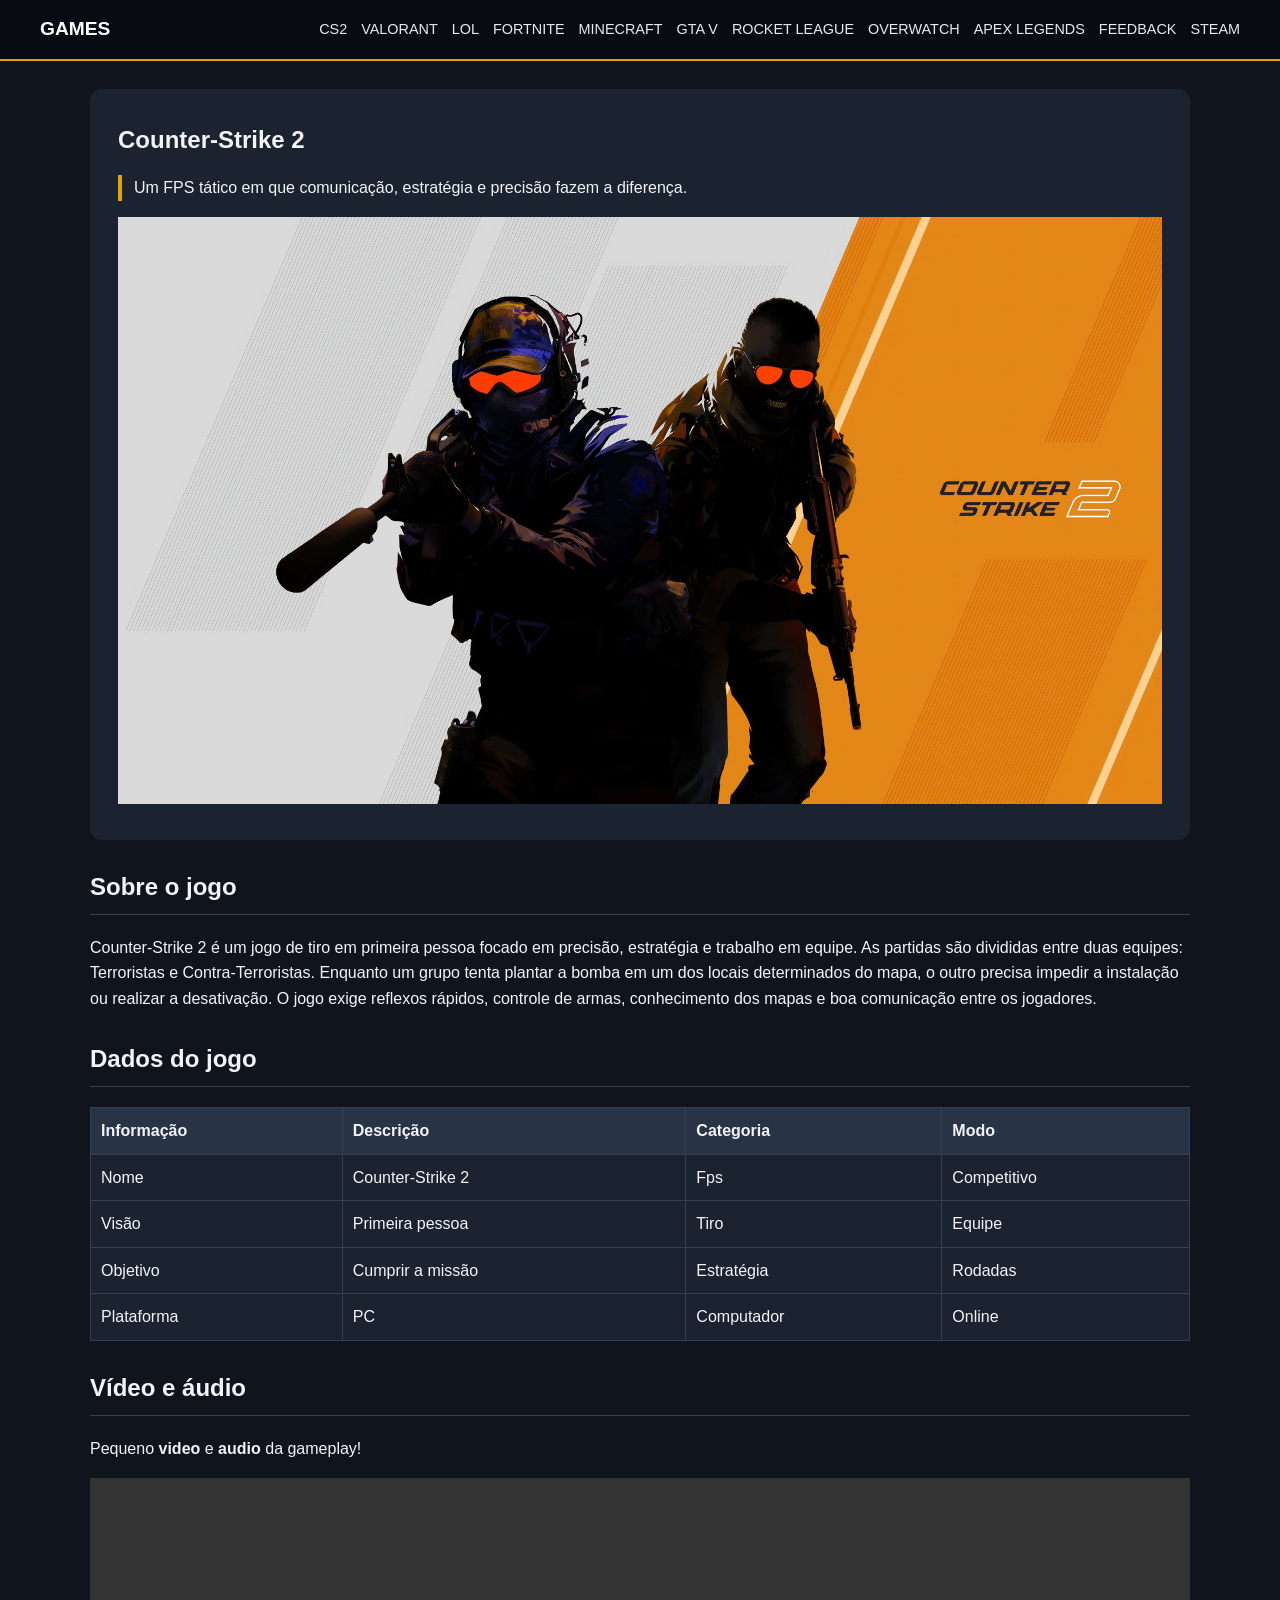
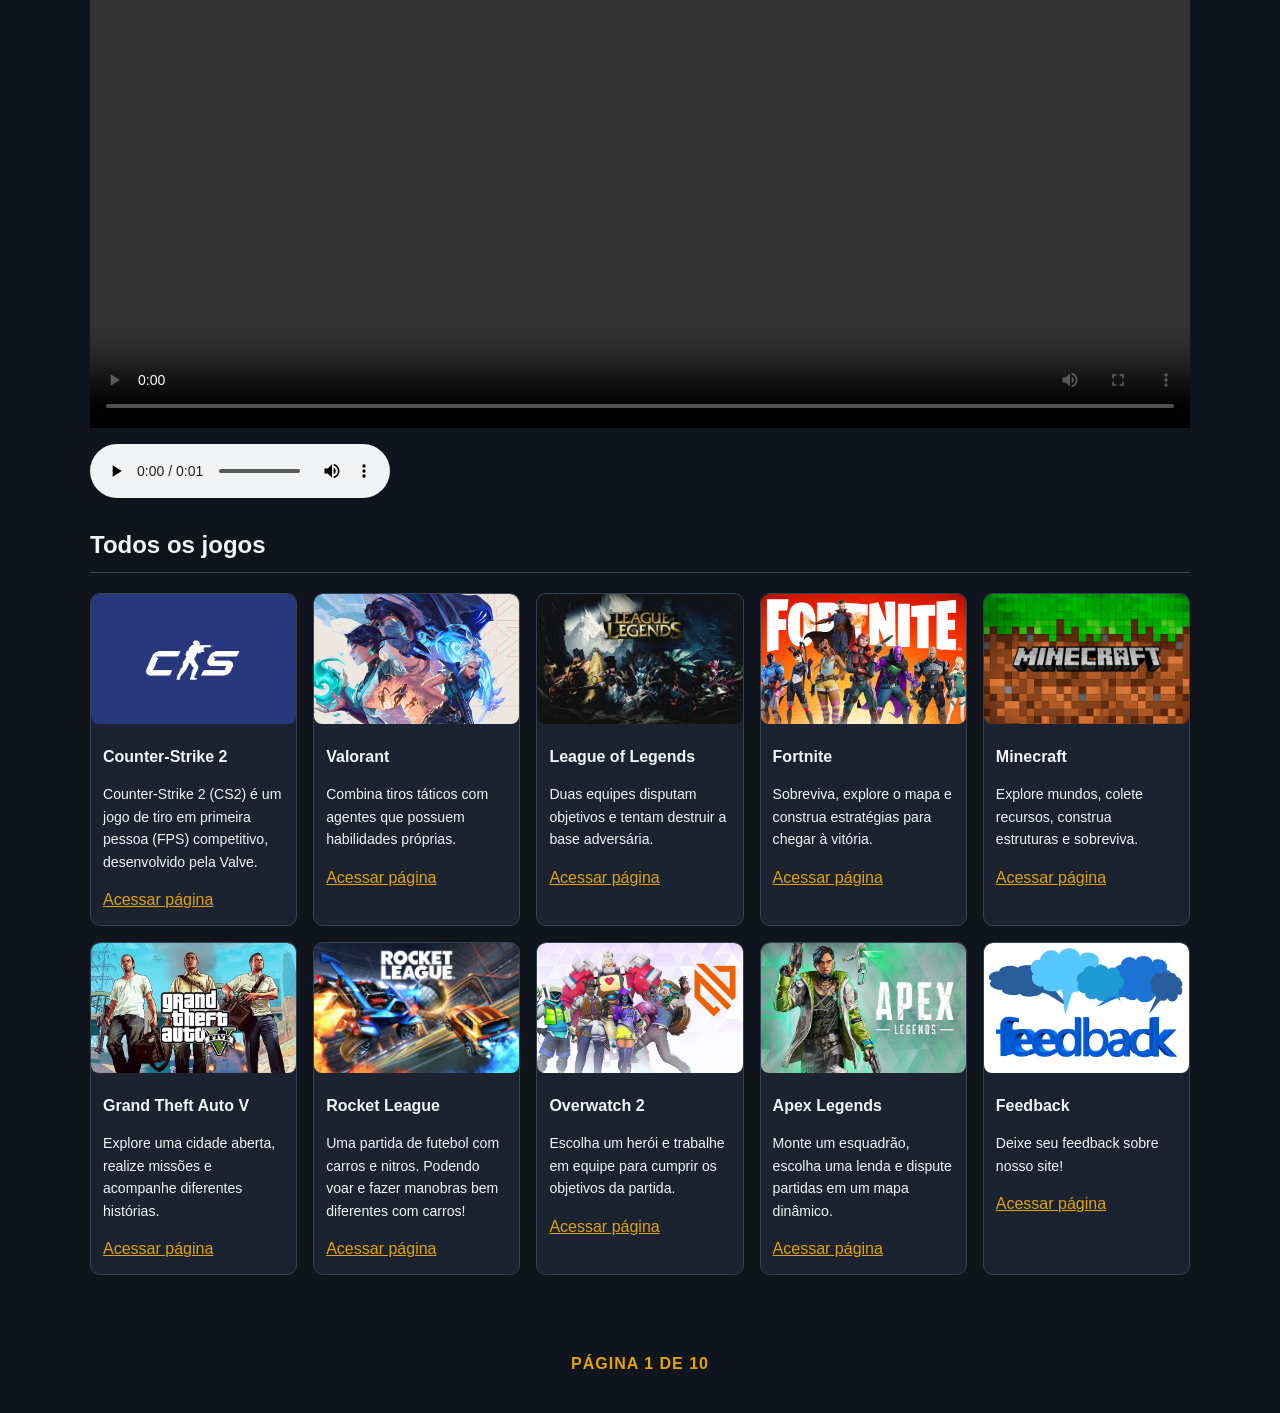
<file: index.html>
<!DOCTYPE html>
<html lang="pt-BR">
<head>
  <meta charset="UTF-8">
  <meta name="viewport" content="width=device-width, initial-scale=1.0">
  <title>Games | Cs2</title>
  <link rel="stylesheet" href="css/style.css">
  <link rel="icon" href="img/controle.png">
  <style>
    .destaque { border-left: 4px solid #e2a400; padding-left: 12px; }
  </style>
</head>
<body>
<header class="site-header">
  <nav class="navbar" aria-label="Menu principal">
    <a class="brand" href="index.html">GAMES</a>
    <div class="nav-links">
      <a href="index.html">CS2</a>
      <a href="valorant.html">VALORANT</a>
      <a href="lol.html">LOL</a>
      <a href="fortnite.html">FORTNITE</a>
      <a href="minecraft.html">MINECRAFT</a>
      <a href="gta-v.html">GTA V</a>
      <a href="rocket-league.html">ROCKET LEAGUE</a>
      <a href="overwatch-2.html">OVERWATCH</a>
      <a href="apex-legends.html">APEX LEGENDS</a>
      <a href="feedback.html">FEEDBACK</a>
      <a href="https://store.steampowered.com/" target="_blank" rel="noopener noreferrer">STEAM</a>
    </div>
  </nav>
</header>
<main class="container">
  <section class="hero">
    <h1>Counter-Strike 2</h1>
    <p class="destaque">Um FPS tático em que comunicação, estratégia e precisão fazem a diferença.</p>
    <img src="img/cs2.jpeg" alt="Imagem ilustrativa de Counter-Strike 2" class="cs-img">
  </section>
  <section class="section">
    <h2>Sobre o jogo</h2>
    <p>Counter-Strike 2 é um jogo de tiro em primeira pessoa focado em precisão, estratégia e trabalho em equipe. As partidas são divididas entre duas equipes: Terroristas e Contra-Terroristas. Enquanto um grupo tenta plantar a bomba em um dos locais determinados do mapa, o outro precisa impedir a instalação ou realizar a desativação. O jogo exige reflexos rápidos, controle de armas, conhecimento dos mapas e boa comunicação entre os jogadores.</p>
  </section>
  <section class="section">
    <h2>Dados do jogo</h2>
    <div class="table-wrap">
      <table class="tabela-cs2">
        <thead>
          <tr>
            <th>Informação</th>
            <th>Descrição</th>
            <th>Categoria</th>
            <th>Modo</th>
          </tr>
          </thead>
        <tbody>
          <tr>
            <td>Nome</td>
            <td>Counter-Strike 2</td>
            <td>Fps</td>
            <td>Competitivo</td>
          </tr>
          <tr>
            <td>Visão</td>
            <td>Primeira pessoa</td>
            <td>Tiro</td>
            <td>Equipe</td>
          </tr>
          <tr><td>Objetivo</td>
            <td>Cumprir a missão</td>
            <td>Estratégia</td>
            <td>Rodadas</td>
          </tr>
          <tr><td>Plataforma</td>
            <td>PC</td>
            <td>Computador</td>
            <td>Online</td>
          </tr>
        </tbody>
      </table>
    </div>
  </section>
  <section class="section">
    <h2>Vídeo e áudio</h2>
    <p>Pequeno <strong>video</strong> e <strong>audio</strong> da gameplay!</p>
    <video controls width="100%">
    <source src="video/scalt.mp4" type="video/mp4">
    </video>
    <p></p>
    <audio controls>
    <source src="audio/audioC4.mp3" type="audio/mpeg">
    </audio>
  </section>
  <section class="section">
    <h2>Todos os jogos</h2>
  <div class="card-grid">
      <article class="card">
      <img src="img/capa-cs2.jpeg" alt="Imagem de Counter-Strike 2" class="card-img">
    <div class="card-body">
      <h3>Counter-Strike 2</h3>
      <p>Counter-Strike 2 (CS2) é um jogo de tiro em primeira pessoa (FPS) competitivo, desenvolvido pela Valve.</p>
      <a href="index.html">Acessar página</a>
    </div>
    </article>
    <article class="card">
        <img src="img/valorantcapa.png" alt="Imagem de VALORANT" class="card-img">
        <div class="card-body">
          <h3>Valorant</h3>
          <p>Combina tiros táticos com agentes que possuem habilidades próprias.</p>
          <a href="valorant.html">Acessar página</a>
        </div>
    </article>
    <article class="card">
        <img src="img/lol-capa.jpg" alt="Imagem de League of Legends" class="card-img">
        <div class="card-body">
          <h3>League of Legends</h3>
          <p>Duas equipes disputam objetivos e tentam destruir a base adversária.</p>
          <a href="lol.html">Acessar página</a>
        </div>
    </article>
    <article class="card">
        <img src="img/fortnite.jpg" alt="Imagem de Fortnite" class="card-img">
        <div class="card-body">
          <h3>Fortnite</h3>
          <p>Sobreviva, explore o mapa e construa estratégias para chegar à vitória.</p>
          <a href="fortnite.html">Acessar página</a>
        </div>
    </article>
    <article class="card">
        <img src="img/minecraftcapa.jpg" alt="Imagem de Minecraft" class="card-img">
        <div class="card-body">
          <h3>Minecraft</h3>
          <p>Explore mundos, colete recursos, construa estruturas e sobreviva.</p>
          <a href="minecraft.html">Acessar página</a>
        </div>
    </article>
    <article class="card">
        <img src="img/gtacapa.jpg" alt="Imagem de Grand Theft Auto V" class="card-img">
        <div class="card-body">
          <h3>Grand Theft Auto V</h3>
          <p>Explore uma cidade aberta, realize missões e acompanhe diferentes histórias.</p>
          <a href="gta-v.html">Acessar página</a>
        </div>
    </article>
    <article class="card">
        <img src="img/rocketcapa.jpg" alt="Imagem de Rocket League" class="card-img">
        <div class="card-body">
          <h3>Rocket League</h3>
          <p>Uma partida de futebol com carros e nitros. Podendo voar e fazer manobras bem diferentes com carros!</p>
          <a href="rocket-league.html">Acessar página</a>
        </div>
    </article>
    <article class="card">
        <img src="img/Overwatch-2.jpg" alt="Imagem de Overwatch 2" class="card-img">
        <div class="card-body">
          <h3>Overwatch 2</h3>
          <p>Escolha um herói e trabalhe em equipe para cumprir os objetivos da partida.</p>
          <a href="overwatch-2.html">Acessar página</a>
        </div>
    </article>
    <article class="card">
        <img src="img/apexcapa.jpg" alt="Imagem de Apex Legends" class="card-img">
        <div class="card-body">
          <h3>Apex Legends</h3>
          <p>Monte um esquadrão, escolha uma lenda e dispute partidas em um mapa dinâmico.</p>
          <a href="apex-legends.html">Acessar página</a>
        </div>
    </article>
    <article class="card">
      <img src="img/capafeedback.jpg" alt="Imagem Feedback" class="card-img">
      <div class="card-body">
        <h3>Feedback</h3>
        <p>Deixe seu feedback sobre nosso site! </p>
        <a href="feedback.html">Acessar página</a>
      </div>
    </article>
  </div>
</section>
</main>
<footer class="site-footer"><p>PÁGINA 1 DE 10</p></footer>
<script src="js/script.js"></script>
</body>
</html>
</file>
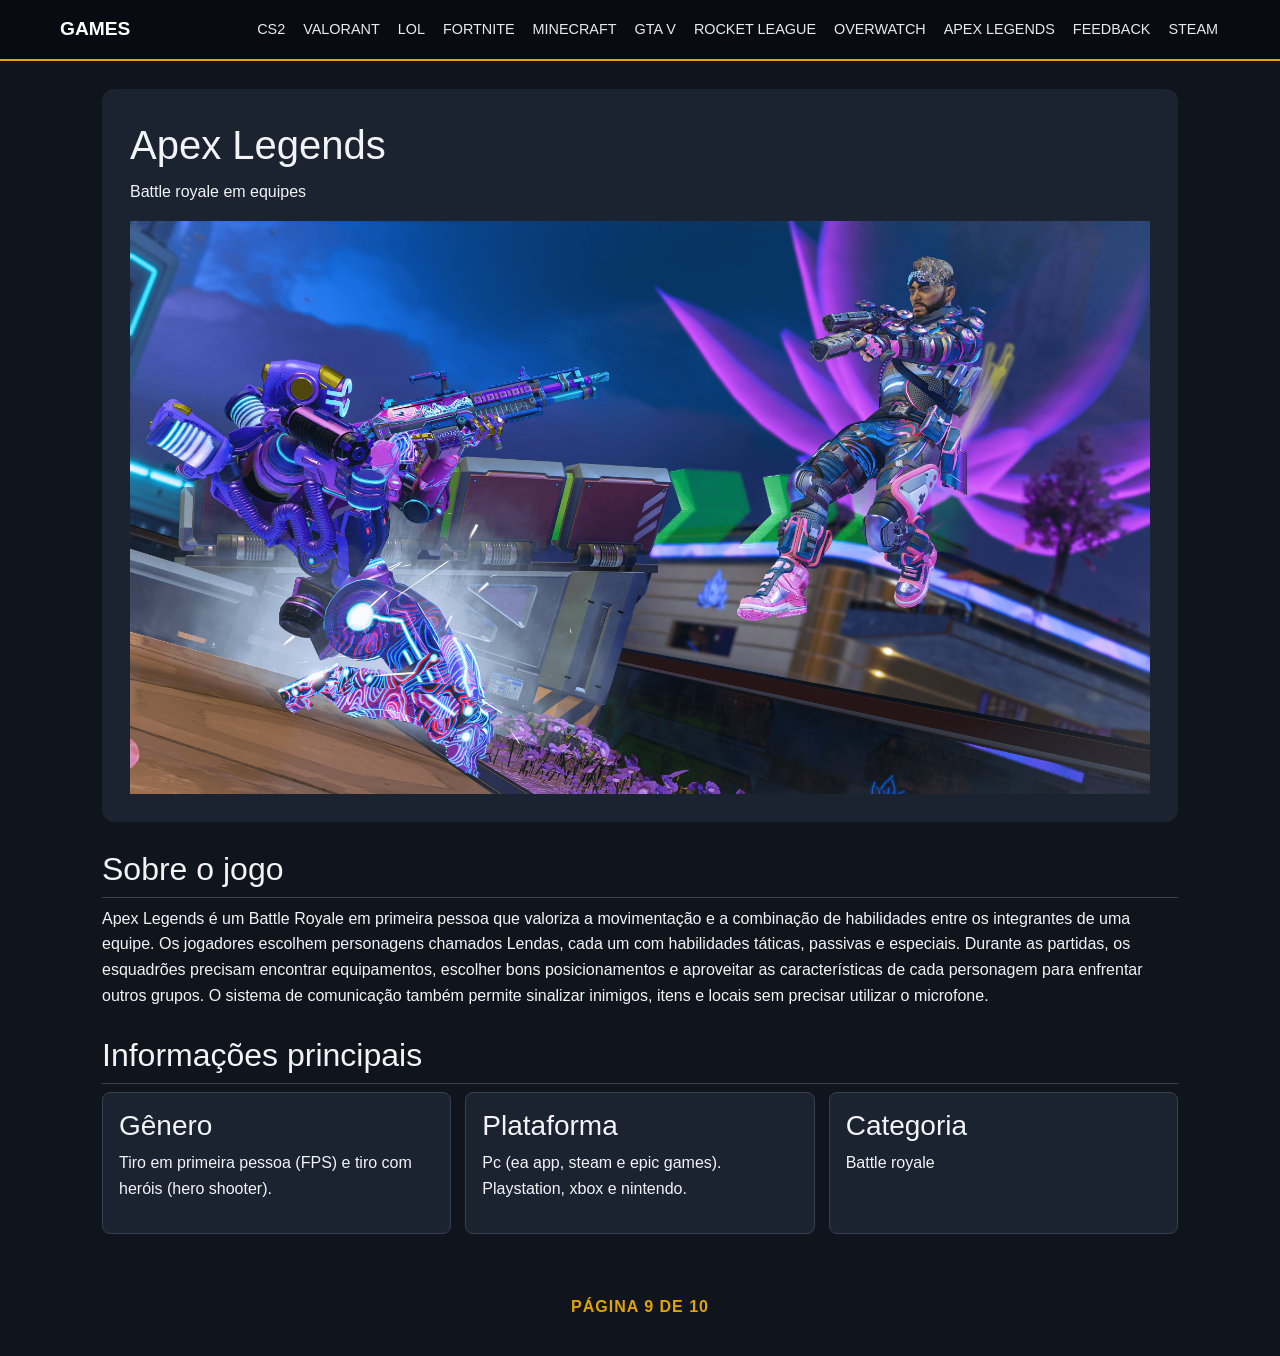
<file: apex-legends.html>
<!DOCTYPE html>
<html lang="pt-BR">
<head>
  <meta charset="UTF-8">
  <meta name="viewport" content="width=device-width, initial-scale=1.0">
  <title>Games | Apex Legends</title>
  <link href="https://cdn.jsdelivr.net/npm/bootstrap@5.3.3/dist/css/bootstrap.min.css" rel="stylesheet">
  <link rel="stylesheet" href="css/style.css">
  <link rel="icon" href="img/controle.png">
</head>
<body>
<header class="site-header">
  <nav class="navbar" aria-label="Menu principal">
    <a class="brand" href="index.html">GAMES</a>
    <div class="nav-links nav">
      <a class="nav-link" href="index.html">CS2</a>
      <a class="nav-link" href="valorant.html">VALORANT</a>
      <a class="nav-link" href="lol.html">LOL</a>
      <a class="nav-link" href="fortnite.html">FORTNITE</a>
      <a class="nav-link" href="minecraft.html">MINECRAFT</a>
      <a class="nav-link" href="gta-v.html">GTA V</a>
      <a class="nav-link" href="rocket-league.html">ROCKET LEAGUE</a>
      <a class="nav-link" href="overwatch-2.html">OVERWATCH</a>
      <a class="nav-link" href="apex-legends.html">APEX LEGENDS</a>
      <a class="nav-link" href="feedback.html">FEEDBACK</a>
      <a class="nav-link" href="https://store.steampowered.com/" target="_blank" rel="noopener noreferrer">STEAM</a>
    </div>
  </nav>
</header>
<main class="container">
  <section class="hero">
    <h1>Apex Legends</h1>
    <p>Battle royale em equipes</p>
    <img src="img/apex.png" alt="Imagem ilustrativa de Apex Legends" class="apex-img">
  </section>
  <section class="section">
    <h2>Sobre o jogo</h2>
    <p>Apex Legends é um Battle Royale em primeira pessoa que valoriza a movimentação e a combinação de habilidades entre os integrantes de uma equipe. Os jogadores escolhem personagens chamados Lendas, cada um com habilidades táticas, passivas e especiais. Durante as partidas, os esquadrões precisam encontrar equipamentos, escolher bons posicionamentos e aproveitar as características de cada personagem para enfrentar outros grupos. O sistema de comunicação também permite sinalizar inimigos, itens e locais sem precisar utilizar o microfone.</p>
  </section>
  <section class="section">
    <h2>Informações principais</h2>
    <div class="info-row">
      <article class="card info-box"><h3>Gênero</h3><p>Tiro em primeira pessoa (FPS) e tiro com heróis (hero shooter). </p></article>
      <article class="card info-box"><h3>Plataforma</h3><p>Pc (ea app, steam e epic games). Playstation, xbox e nintendo. </p></article>
      <article class="card info-box"><h3>Categoria</h3><p>Battle royale</p></article>
    </div>
    </section>
</main>
<footer class="site-footer"><p>PÁGINA 9 DE 10</p></footer>
<script src="js/script.js"></script>
</body>
</html>
</file>
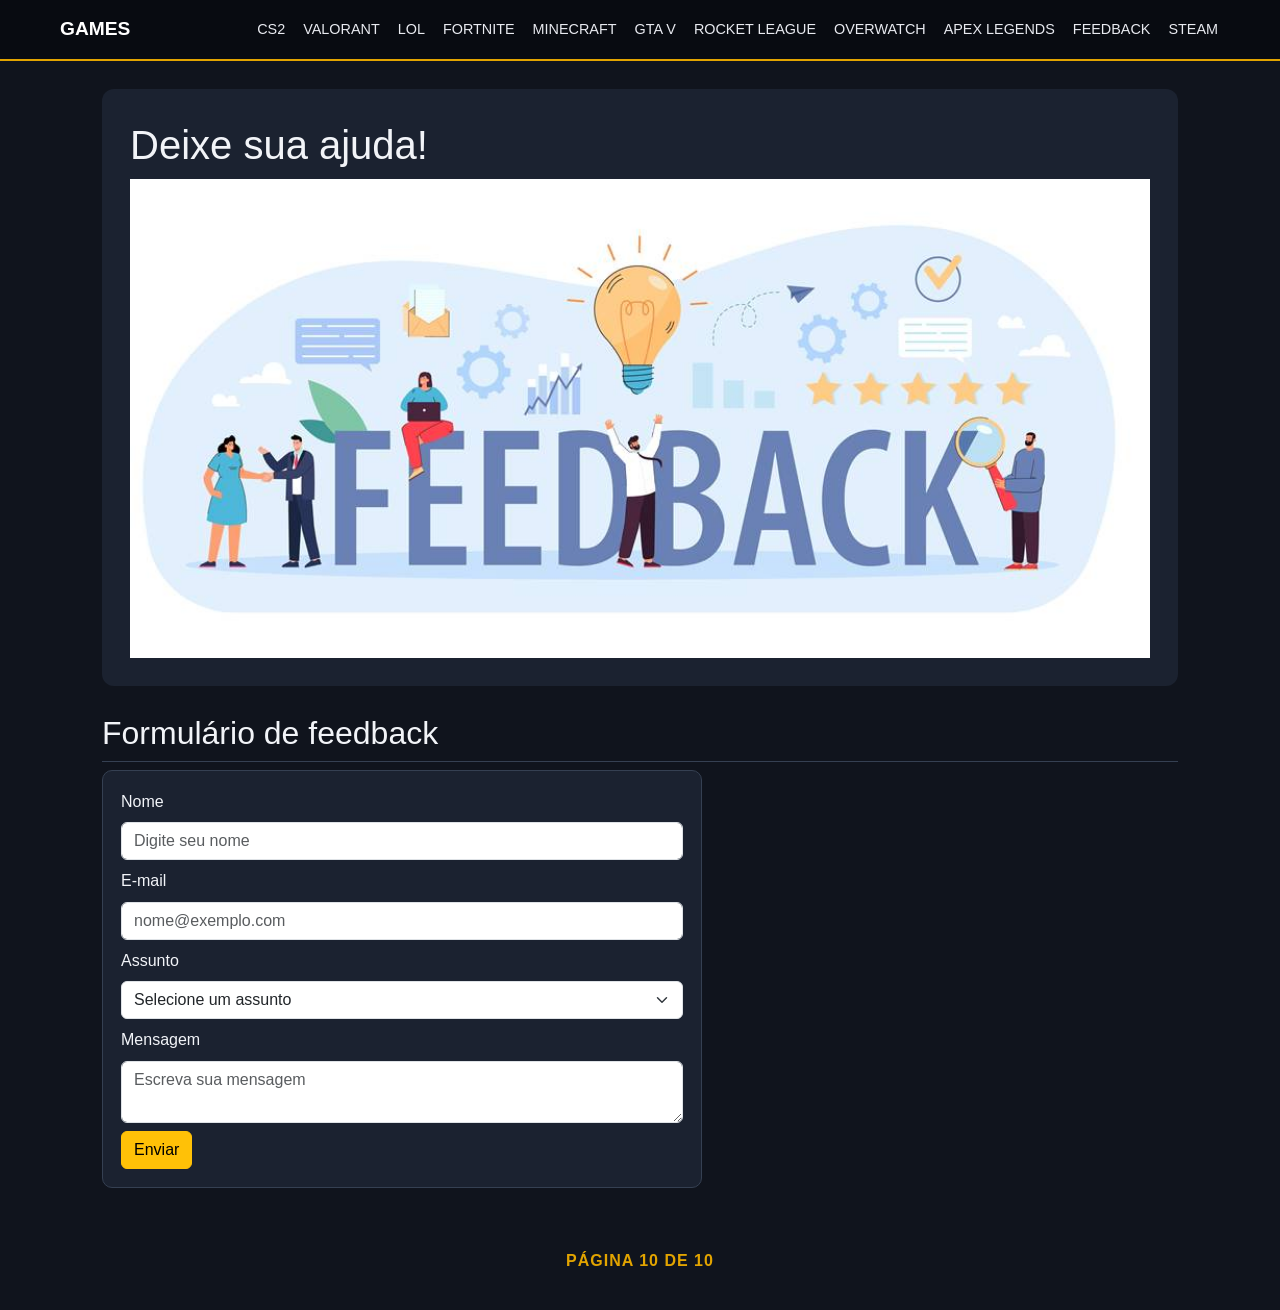
<file: feedback.html>
<!DOCTYPE html>
<html lang="pt-BR">
<head>
  <meta charset="UTF-8">
  <meta name="viewport" content="width=device-width, initial-scale=1.0">
  <title>Games | Feedback</title>
  <link href="https://cdn.jsdelivr.net/npm/bootstrap@5.3.3/dist/css/bootstrap.min.css" rel="stylesheet">
  <link rel="stylesheet" href="css/style.css">
  <link rel="icon" href="img/controle.png">
</head>
<body>
<header class="site-header">
  <nav class="navbar" aria-label="Menu principal">
    <a class="brand" href="index.html">GAMES</a>
    <div class="nav-links nav">
      <a class="nav-link" href="index.html">CS2</a>
      <a class="nav-link" href="valorant.html">VALORANT</a>
      <a class="nav-link" href="lol.html">LOL</a>
      <a class="nav-link" href="fortnite.html">FORTNITE</a>
      <a class="nav-link" href="minecraft.html">MINECRAFT</a>
      <a class="nav-link" href="gta-v.html">GTA V</a>
      <a class="nav-link" href="rocket-league.html">ROCKET LEAGUE</a>
      <a class="nav-link" href="overwatch-2.html">OVERWATCH</a>
      <a class="nav-link" href="apex-legends.html">APEX LEGENDS</a>
      <a class="nav-link" href="feedback.html">FEEDBACK</a>
      <a class="nav-link" href="https://store.steampowered.com/" target="_blank" rel="noopener noreferrer">STEAM</a>
    </div>
  </nav>
</header>
<main class="container">
<section class="hero">
  <h1>Deixe sua ajuda!</h1>
  <img src="img/feed2.jpg" alt="Imagem feedback" class="feed-img">
</section>
<section class="section">
  <h2>Formulário de feedback</h2>
  <form id="contact-form">
    <label for="nome">Nome</label>
    <input type="text" id="nome" name="nome" class="form-control" placeholder="Digite seu nome" required minlength="3" pattern="[A-Za-zÀ-ÿ ]+" title="Digite apenas letras e espaços.">
    <label for="email">E-mail</label>
    <input type="email" id="email" name="email" class="form-control" placeholder="nome@exemplo.com" required>
    <label for="assunto">Assunto</label>
    <select id="assunto" name="assunto" class="form-select" required>
    <option value="">Selecione um assunto</option>
    <option value="duvida">Dúvida</option>
    <option value="sugestao">Sugestão</option>
    <option value="outro">Outro</option>
    </select>
    <label for="mensagem">Mensagem</label>
    <textarea id="mensagem" name="mensagem" class="form-control" placeholder="Escreva sua mensagem" required minlength="10"></textarea>
    <button type="submit" class="btn btn-warning">Enviar</button>
    <div id="form-alert" class="alert alert-success mt-3 d-none" role="alert">
    Mensagem enviada com sucesso!
    </div>
  </form>
<ul id="saved-messages" class="saved-messages" aria-live="polite"></ul>
</section>
</main>
<footer class="site-footer"><p>PÁGINA 10 DE 10</p></footer>
<script src="js/script.js"></script>
</body>
</html>
</file>
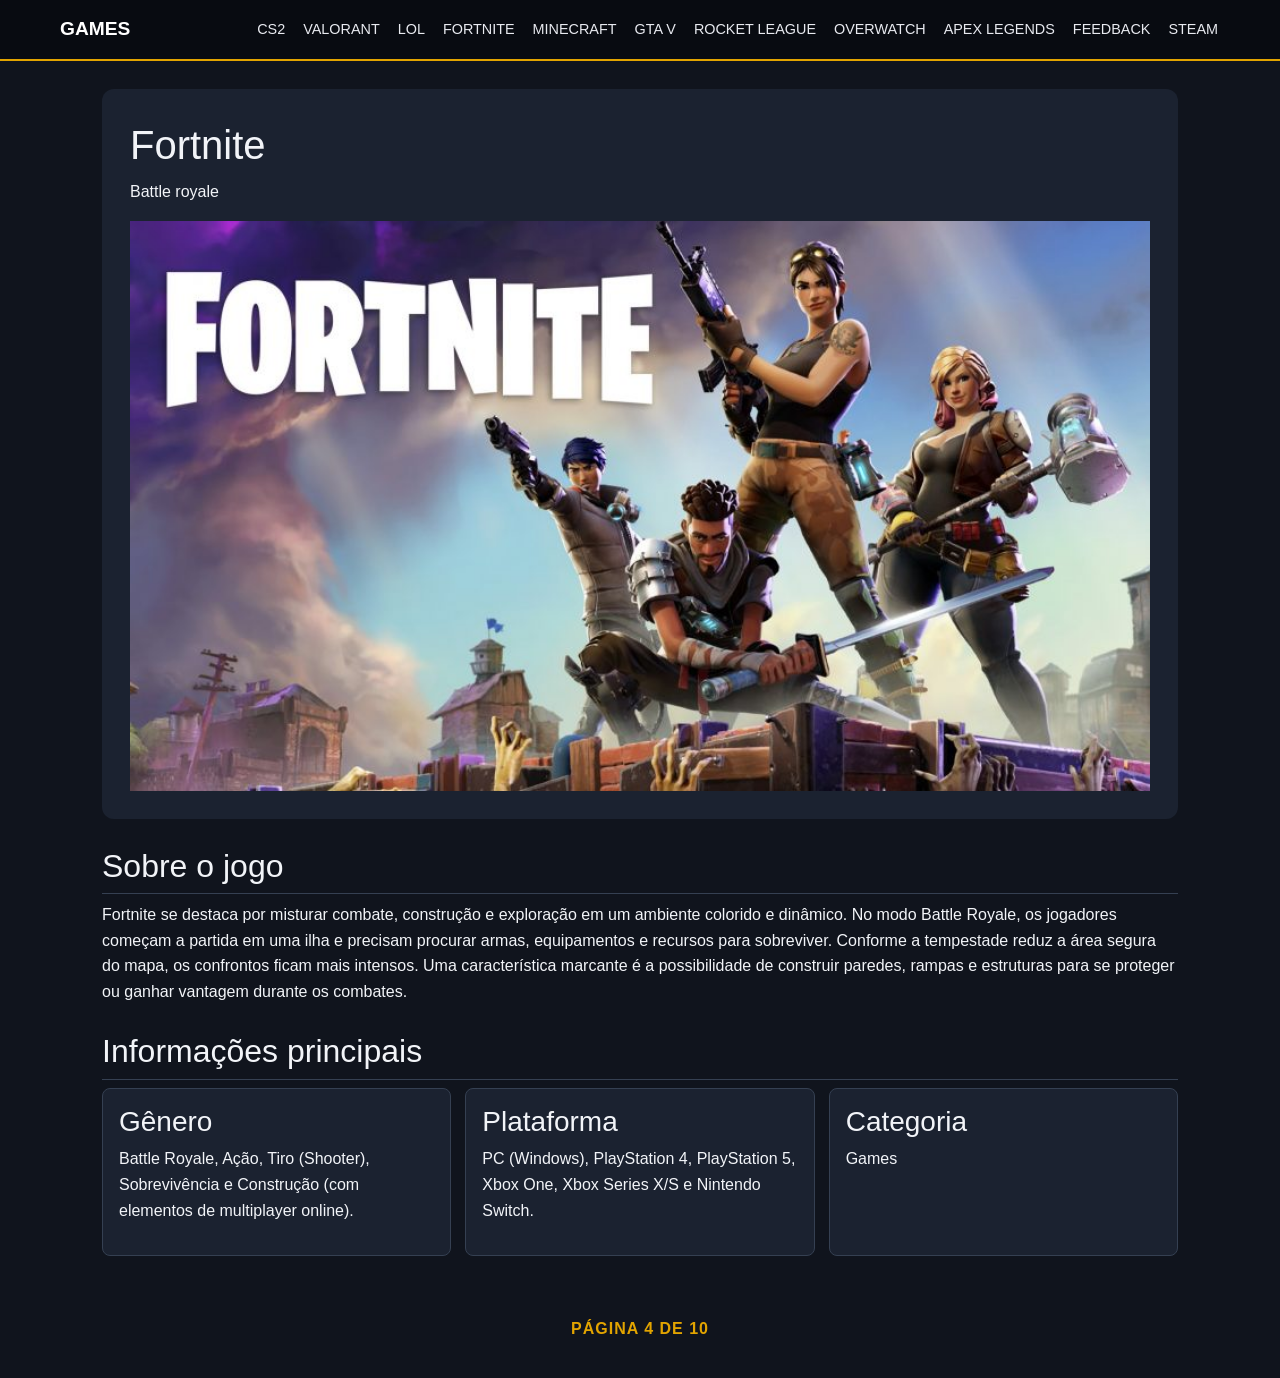
<file: fortnite.html>
<!DOCTYPE html>
<html lang="pt-BR">
<head>
  <meta charset="UTF-8">
  <meta name="viewport" content="width=device-width, initial-scale=1.0">
  <title>Games | Fortnite</title>
  <link href="https://cdn.jsdelivr.net/npm/bootstrap@5.3.3/dist/css/bootstrap.min.css" rel="stylesheet">
  <link rel="stylesheet" href="css/style.css">
  <link rel="icon" href="img/controle.png">
</head>
<body>
<header class="site-header">
  <nav class="navbar" aria-label="Menu principal">
    <a class="brand" href="index.html">GAMES</a>
    <div class="nav-links nav">
      <a class="nav-link" href="index.html">CS2</a>
      <a class="nav-link" href="valorant.html">VALORANT</a>
      <a class="nav-link" href="lol.html">LOL</a>
      <a class="nav-link" href="fortnite.html">FORTNITE</a>
      <a class="nav-link" href="minecraft.html">MINECRAFT</a>
      <a class="nav-link" href="gta-v.html">GTA V</a>
      <a class="nav-link" href="rocket-league.html">ROCKET LEAGUE</a>
      <a class="nav-link" href="overwatch-2.html">OVERWATCH</a>
      <a class="nav-link" href="apex-legends.html">APEX LEGENDS</a>
      <a class="nav-link" href="feedback.html">FEEDBACK</a>
      <a class="nav-link" href="https://store.steampowered.com/" target="_blank" rel="noopener noreferrer">STEAM</a>
    </div>
  </nav>
</header>
<main class="container">
  <section class="hero">
    <h1>Fortnite</h1>
    <p class="page-note">Battle royale</p>
    <img src="img/Fortnite-900x503.jpg" alt="Imagem ilustrativa de Fortnite" class="ft-img">
  </section>
  <section class="section">
    <h2>Sobre o jogo</h2>
    <p>Fortnite se destaca por misturar combate, construção e exploração em um ambiente colorido e dinâmico. No modo Battle Royale, os jogadores começam a partida em uma ilha e precisam procurar armas, equipamentos e recursos para sobreviver. Conforme a tempestade reduz a área segura do mapa, os confrontos ficam mais intensos. Uma característica marcante é a possibilidade de construir paredes, rampas e estruturas para se proteger ou ganhar vantagem durante os combates.</p>
  </section>
  <section class="section">
    <h2>Informações principais</h2>
    <div class="info-row">
      <article class="card info-box"><h3>Gênero</h3><p>Battle Royale, Ação, Tiro (Shooter), Sobrevivência e Construção (com elementos de multiplayer online). </p></article>
      <article class="card info-box"><h3>Plataforma</h3><p>PC (Windows), PlayStation 4, PlayStation 5, Xbox One, Xbox Series X/S e Nintendo Switch.</p></article>
      <article class="card info-box"><h3>Categoria</h3><p>Games</p></article>
    </div>
 </section>
</main>
<footer class="site-footer"><p>PÁGINA 4 DE 10</p></footer>
<script src="js/script.js"></script>
</body>
</html>
</file>
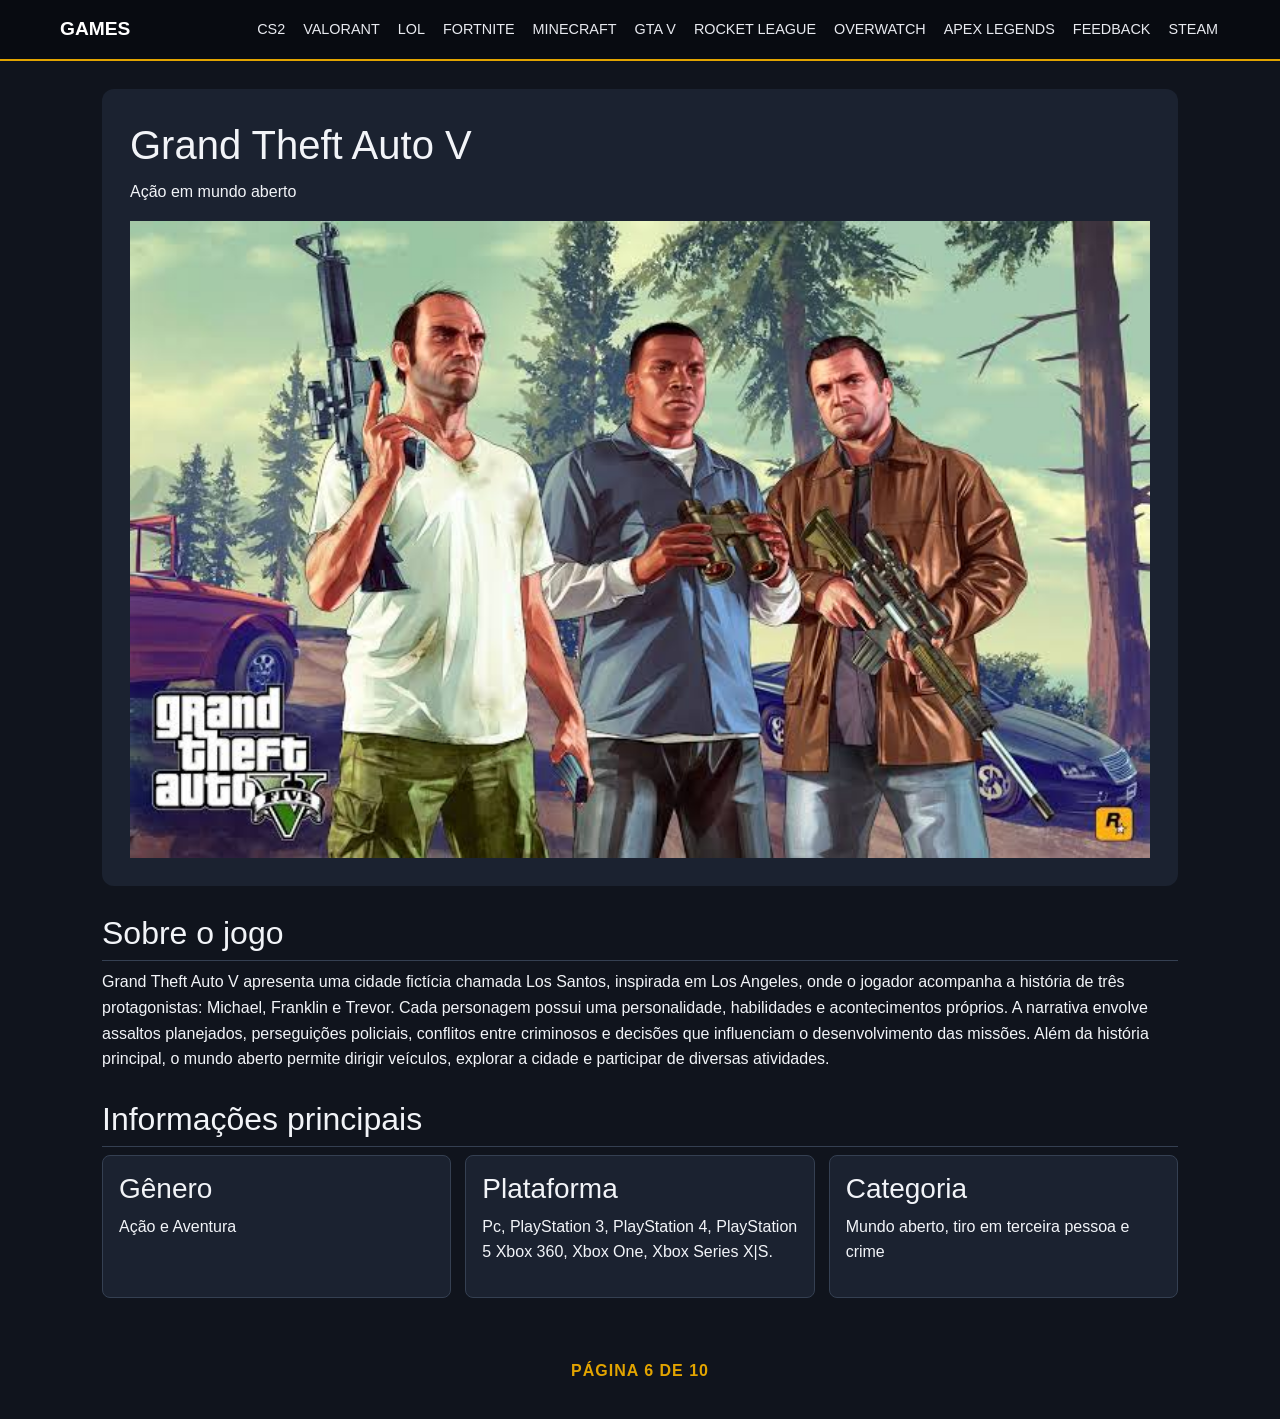
<file: gta-v.html>
<!DOCTYPE html>
<html lang="pt-BR">
<head>
  <meta charset="UTF-8">
  <meta name="viewport" content="width=device-width, initial-scale=1.0">
  <title>Games | Gta V</title>
  <link href="https://cdn.jsdelivr.net/npm/bootstrap@5.3.3/dist/css/bootstrap.min.css" rel="stylesheet">
  <link rel="stylesheet" href="css/style.css">
  <link rel="icon" href="img/controle.png">
</head>
<body>
<header class="site-header">
  <nav class="navbar" aria-label="Menu principal">
    <a class="brand" href="index.html">GAMES</a>
    <div class="nav-links nav">
      <a class="nav-link" href="index.html">CS2</a>
      <a class="nav-link" href="valorant.html">VALORANT</a>
      <a class="nav-link" href="lol.html">LOL</a>
      <a class="nav-link" href="fortnite.html">FORTNITE</a>
      <a class="nav-link" href="minecraft.html">MINECRAFT</a>
      <a class="nav-link" href="gta-v.html">GTA V</a>
      <a class="nav-link" href="rocket-league.html">ROCKET LEAGUE</a>
      <a class="nav-link" href="overwatch-2.html">OVERWATCH</a>
      <a class="nav-link" href="apex-legends.html">APEX LEGENDS</a>
      <a class="nav-link" href="feedback.html">FEEDBACK</a>
      <a class="nav-link" href="https://store.steampowered.com/" target="_blank" rel="noopener noreferrer">STEAM</a>
    </div>
  </nav>
</header>
<main class="container">
  <section class="hero">
    <h1>Grand Theft Auto V</h1>
    <p class="page-note">Ação em mundo aberto</p>
    <img src="img/gta.jpg" alt="Imagem ilustrativa de Grand Theft Auto V" class="gta-img">
  </section>
  <section class="section">
    <h2>Sobre o jogo</h2>
    <p>Grand Theft Auto V apresenta uma cidade fictícia chamada Los Santos, inspirada em Los Angeles, onde o jogador acompanha a história de três protagonistas: Michael, Franklin e Trevor. Cada personagem possui uma personalidade, habilidades e acontecimentos próprios. A narrativa envolve assaltos planejados, perseguições policiais, conflitos entre criminosos e decisões que influenciam o desenvolvimento das missões. Além da história principal, o mundo aberto permite dirigir veículos, explorar a cidade e participar de diversas atividades.</p>
  </section>
  <section class="section">
    <h2>Informações principais</h2>
    <div class="info-row">
      <article class="card info-box"><h3>Gênero</h3><p>Ação e Aventura</p></article>
      <article class="card info-box"><h3>Plataforma</h3><p>Pc, PlayStation 3, PlayStation 4, PlayStation 5
      Xbox 360, Xbox One, Xbox Series X|S.</p></article>
      <article class="card info-box"><h3>Categoria</h3><p> Mundo aberto, tiro em terceira pessoa e crime</p></article>
    </div>
  </section>
</main>
<footer class="site-footer"><p>PÁGINA 6 DE 10</p></footer>
<script src="js/script.js"></script>
</body>
</html>
</file>
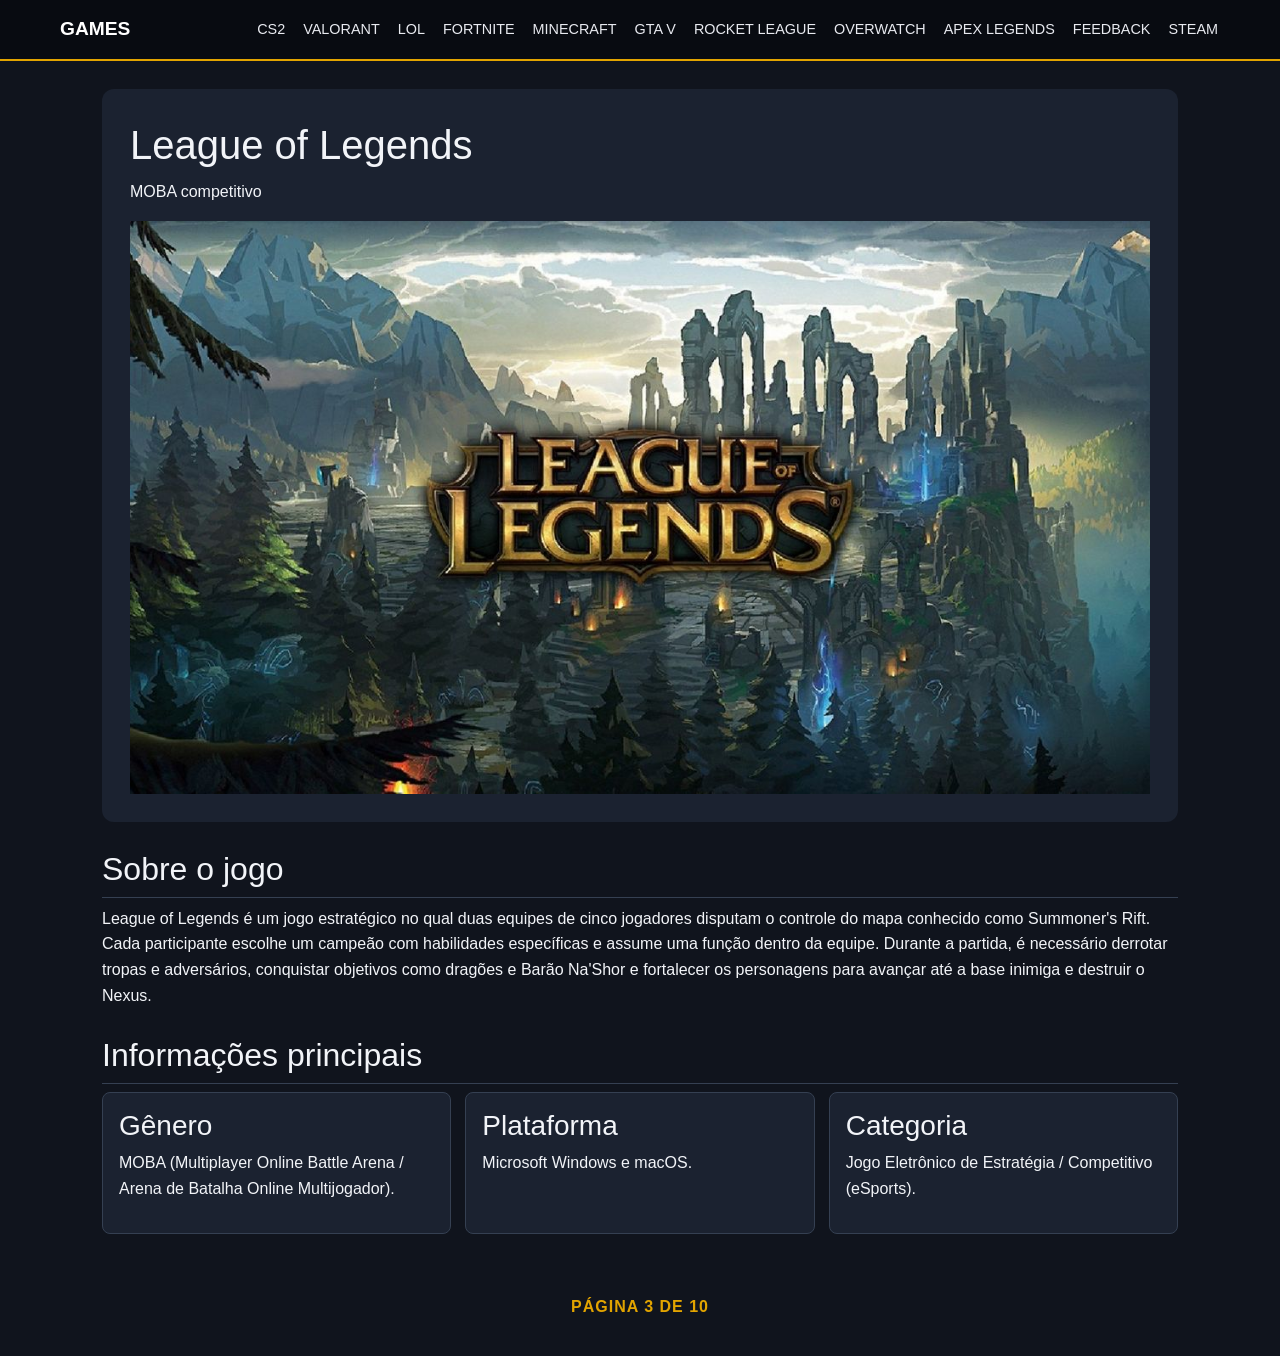
<file: lol.html>
<!DOCTYPE html>
<html lang="pt-BR">
<head>
  <meta charset="UTF-8">
  <meta name="viewport" content="width=device-width, initial-scale=1.0">
  <title>Games | Lol</title>
  <link href="https://cdn.jsdelivr.net/npm/bootstrap@5.3.3/dist/css/bootstrap.min.css" rel="stylesheet">
  <link rel="stylesheet" href="css/style.css">
  <link rel="icon" href="img/controle.png">
</head>
<body>
<header class="site-header">
  <nav class="navbar" aria-label="Menu principal">
    <a class="brand" href="index.html">GAMES</a>
    <div class="nav-links nav">
      <a class="nav-link" href="index.html">CS2</a>
      <a class="nav-link" href="valorant.html">VALORANT</a>
      <a class="nav-link" href="lol.html">LOL</a>
      <a class="nav-link" href="fortnite.html">FORTNITE</a>
      <a class="nav-link" href="minecraft.html">MINECRAFT</a>
      <a class="nav-link" href="gta-v.html">GTA V</a>
      <a class="nav-link" href="rocket-league.html">ROCKET LEAGUE</a>
      <a class="nav-link" href="overwatch-2.html">OVERWATCH</a>
      <a class="nav-link" href="apex-legends.html">APEX LEGENDS</a>
      <a class="nav-link" href="feedback.html">FEEDBACK</a>
      <a class="nav-link" href="https://store.steampowered.com/" target="_blank" rel="noopener noreferrer">STEAM</a>
    </div>
  </nav>
</header>
<main class="container">
  <section class="hero">
    <h1>League of Legends</h1>
    <p class="page-note">MOBA competitivo</p>
    <img src="img/lol.jpg" alt="Imagem ilustrativa de League of Legends" class="lol-img">
  </section>
  <section class="section">
    <h2>Sobre o jogo</h2>
    <p>League of Legends é um jogo estratégico no qual duas equipes de cinco jogadores disputam o controle do mapa conhecido como Summoner's Rift. Cada participante escolhe um campeão com habilidades específicas e assume uma função dentro da equipe. Durante a partida, é necessário derrotar tropas e adversários, conquistar objetivos como dragões e Barão Na'Shor e fortalecer os personagens para avançar até a base inimiga e destruir o Nexus.</p>
  </section>
  <section class="section">
    <h2>Informações principais</h2>
    <div class="info-row">
      <article class="card info-box"><h3>Gênero</h3><p>MOBA (Multiplayer Online Battle Arena / Arena de Batalha Online Multijogador).</p></article>
      <article class="card info-box"><h3>Plataforma</h3><p>Microsoft Windows e macOS.</p></article>
      <article class="card info-box"><h3>Categoria</h3><p>Jogo Eletrônico de Estratégia / Competitivo (eSports).</p></article>
    </div>
  </section>
</main>
  <footer class="site-footer"><p>PÁGINA 3 DE 10</p></footer>
  <script src="js/script.js"></script>
</body>
</html>
</file>
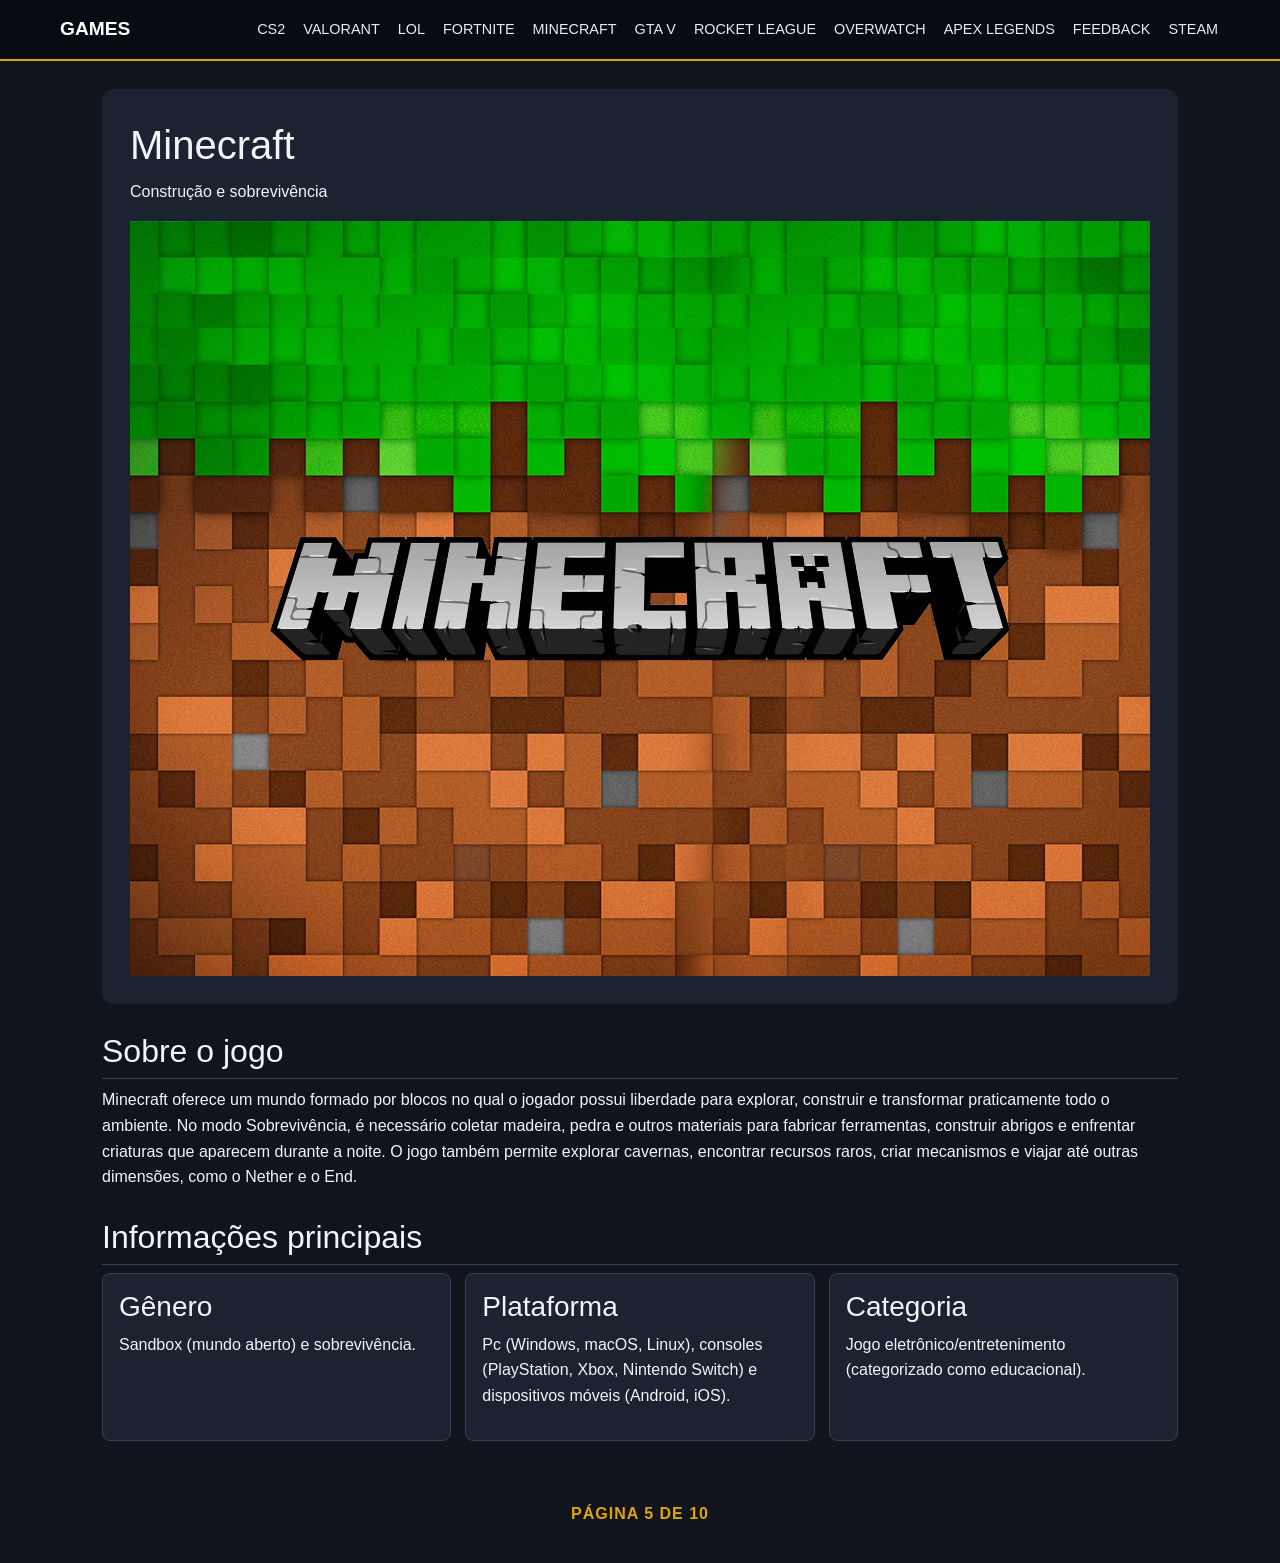
<file: minecraft.html>
<!DOCTYPE html>
<html lang="pt-BR">
<head>
  <meta charset="UTF-8">
  <meta name="viewport" content="width=device-width, initial-scale=1.0">
  <title>Games | Minecraft</title>
  <link href="https://cdn.jsdelivr.net/npm/bootstrap@5.3.3/dist/css/bootstrap.min.css" rel="stylesheet">
  <link rel="stylesheet" href="css/style.css">
  <link rel="icon" href="img/controle.png">
</head>
<body>
<header class="site-header">
  <nav class="navbar" aria-label="Menu principal">
    <a class="brand" href="index.html">GAMES</a>
    <div class="nav-links nav">
      <a class="nav-link" href="index.html">CS2</a>
      <a class="nav-link" href="valorant.html">VALORANT</a>
      <a class="nav-link" href="lol.html">LOL</a>
      <a class="nav-link" href="fortnite.html">FORTNITE</a>
      <a class="nav-link" href="minecraft.html">MINECRAFT</a>
      <a class="nav-link" href="gta-v.html">GTA V</a>
      <a class="nav-link" href="rocket-league.html">ROCKET LEAGUE</a>
      <a class="nav-link" href="overwatch-2.html">OVERWATCH</a>
      <a class="nav-link" href="apex-legends.html">APEX LEGENDS</a>
      <a class="nav-link" href="feedback.html">FEEDBACK</a>
      <a class="nav-link" href="https://store.steampowered.com/" target="_blank" rel="noopener noreferrer">STEAM</a>
    </div>
  </nav>
</header>
<main class="container">
  <section class="hero">
    <h1>Minecraft</h1>
    <p class="page-note">Construção e sobrevivência</p>
    <img src="img/minecraftcapa.jpg" alt="Imagem ilustrativa de Minecraft" class="mine-img">
  </section>
  <section class="section">
    <h2>Sobre o jogo</h2>
    <p>Minecraft oferece um mundo formado por blocos no qual o jogador possui liberdade para explorar, construir e transformar praticamente todo o ambiente. No modo Sobrevivência, é necessário coletar madeira, pedra e outros materiais para fabricar ferramentas, construir abrigos e enfrentar criaturas que aparecem durante a noite. O jogo também permite explorar cavernas, encontrar recursos raros, criar mecanismos e viajar até outras dimensões, como o Nether e o End.</p>
  </section>
  <section class="section">
    <h2>Informações principais</h2>
    <div class="info-row">
      <article class="card info-box"><h3>Gênero</h3><p>Sandbox (mundo aberto) e sobrevivência. </p></article>
      <article class="card info-box"><h3>Plataforma</h3><p> Pc (Windows, macOS, Linux), consoles (PlayStation, Xbox, Nintendo Switch) e dispositivos móveis (Android, iOS).
      </p></article>
      <article class="card info-box"><h3>Categoria</h3><p>Jogo eletrônico/entretenimento (categorizado como educacional). </p></article>
    </div>
  </section>
</main>
  <footer class="site-footer"><p>PÁGINA 5 DE 10</p></footer>
  <script src="js/script.js"></script>
</body>
</html>
</file>
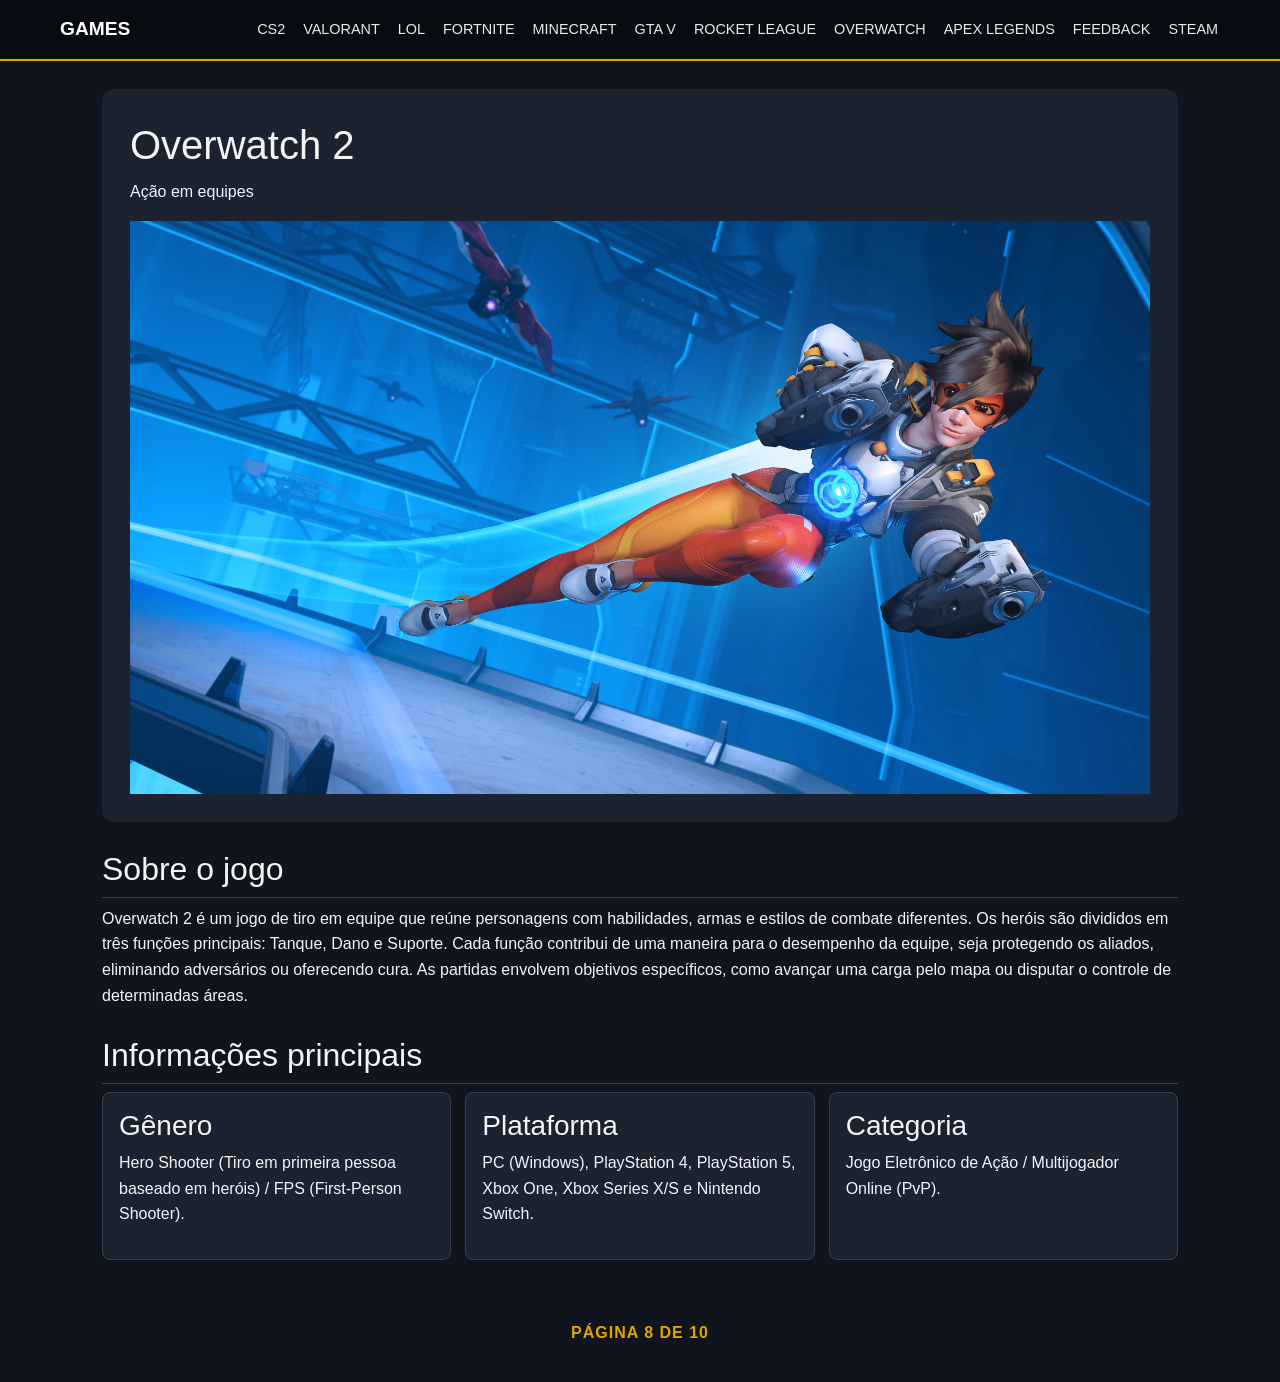
<file: overwatch-2.html>
<!DOCTYPE html>
<html lang="pt-BR">
<head>
  <meta charset="UTF-8">
  <meta name="viewport" content="width=device-width, initial-scale=1.0">
  <title>Games | Overwatch 2</title>
  <link href="https://cdn.jsdelivr.net/npm/bootstrap@5.3.3/dist/css/bootstrap.min.css" rel="stylesheet">
  <link rel="stylesheet" href="css/style.css">
  <link rel="icon" href="img/controle.png">
</head>
<body>
<header class="site-header">
  <nav class="navbar" aria-label="Menu principal">
    <a class="brand" href="index.html">GAMES</a>
    <div class="nav-links nav">
      <a class="nav-link" href="index.html">CS2</a>
      <a class="nav-link" href="valorant.html">VALORANT</a>
      <a class="nav-link" href="lol.html">LOL</a>
      <a class="nav-link" href="fortnite.html">FORTNITE</a>
      <a class="nav-link" href="minecraft.html">MINECRAFT</a>
      <a class="nav-link" href="gta-v.html">GTA V</a>
      <a class="nav-link" href="rocket-league.html">ROCKET LEAGUE</a>
      <a class="nav-link" href="overwatch-2.html">OVERWATCH</a>
      <a class="nav-link" href="apex-legends.html">APEX LEGENDS</a>
      <a class="nav-link" href="feedback.html">FEEDBACK</a>
      <a class="nav-link" href="https://store.steampowered.com/" target="_blank" rel="noopener noreferrer">STEAM</a>
    </div>
  </nav>
</header>
<main class="container">
  <section class="hero">
    <h1>Overwatch 2</h1>
    <p class="page-note">Ação em equipes</p>
    <img src="img/over.jpg" alt="Imagem ilustrativa de Overwatch 2" class="over-img">
  </section>
  <section class="section">
    <h2>Sobre o jogo</h2>
    <p>Overwatch 2 é um jogo de tiro em equipe que reúne personagens com habilidades, armas e estilos de combate diferentes. Os heróis são divididos em três funções principais: Tanque, Dano e Suporte. Cada função contribui de uma maneira para o desempenho da equipe, seja protegendo os aliados, eliminando adversários ou oferecendo cura. As partidas envolvem objetivos específicos, como avançar uma carga pelo mapa ou disputar o controle de determinadas áreas.</p>
  </section>
  <section class="section">
    <h2>Informações principais</h2>
    <div class="info-row">
      <article class="card info-box"><h3>Gênero</h3><p> Hero Shooter (Tiro em primeira pessoa baseado em heróis) / FPS (First-Person Shooter).</p></article>
      <article class="card info-box"><h3>Plataforma</h3><p>PC (Windows), PlayStation 4, PlayStation 5, Xbox One, Xbox Series X/S e Nintendo Switch.</p></article>
      <article class="card info-box"><h3>Categoria</h3><p>Jogo Eletrônico de Ação / Multijogador Online (PvP).</p></article>
    </div>
  </section>
</main>
  <footer class="site-footer"><p>PÁGINA 8 DE 10</p></footer>
  <script src="js/script.js"></script>
</body>
</html>
</file>
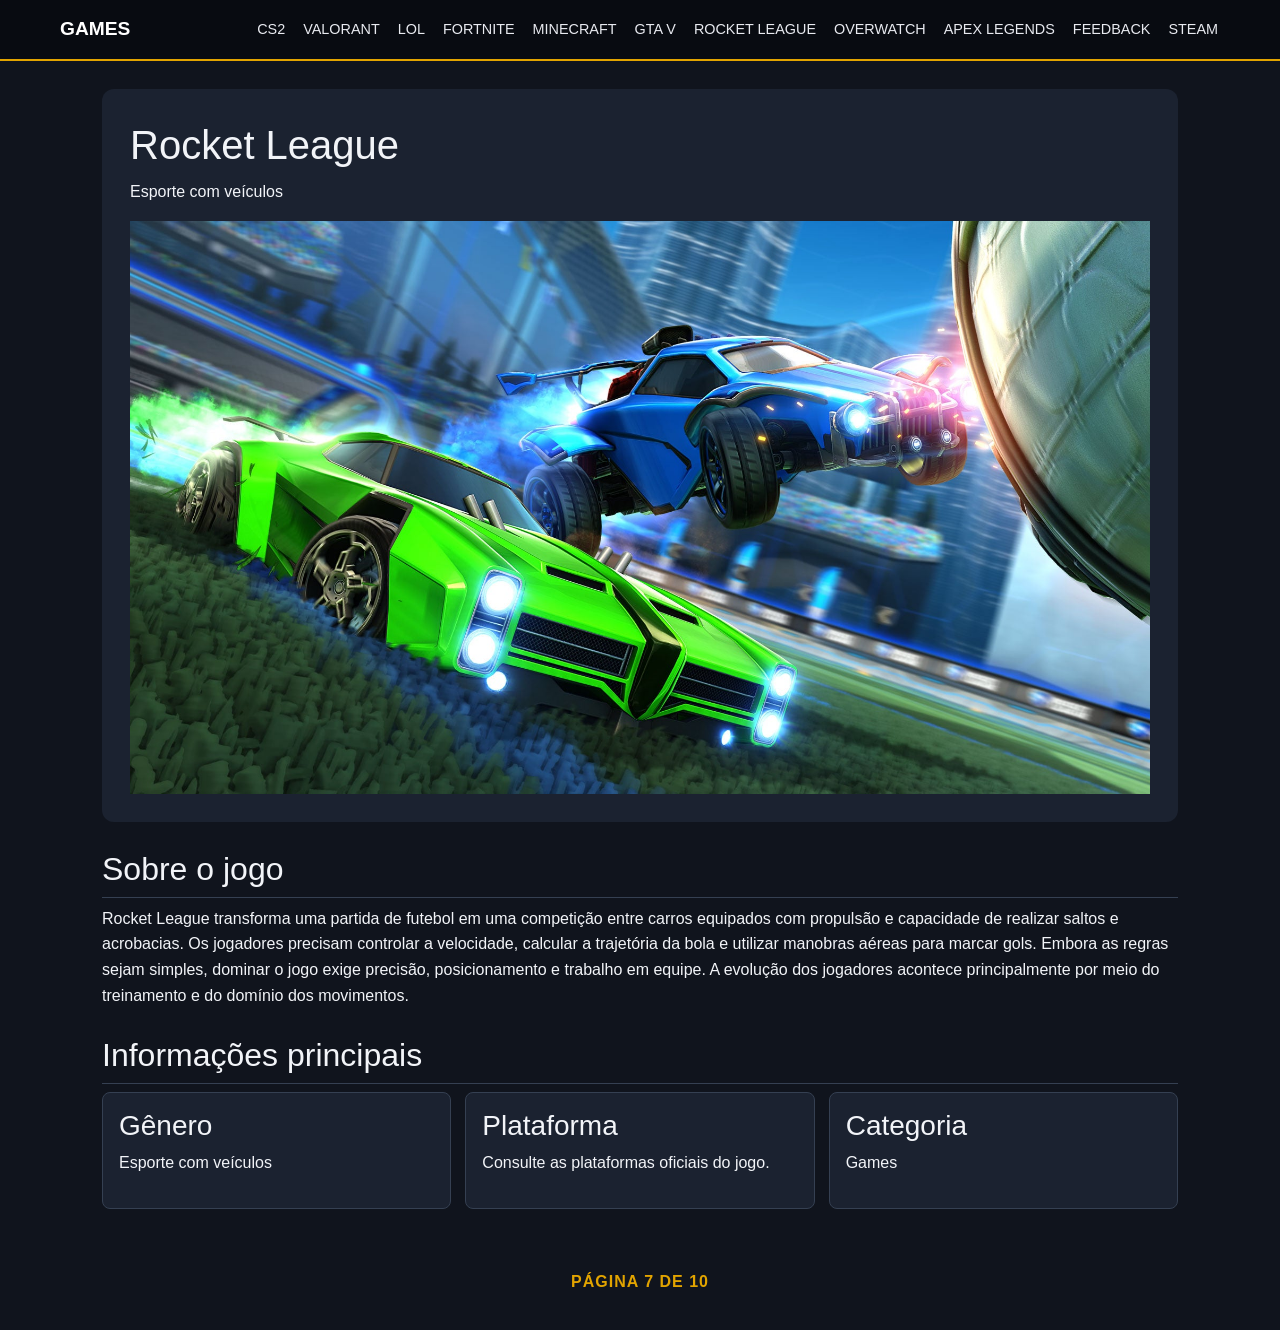
<file: rocket-league.html>
<!DOCTYPE html>
<html lang="pt-BR">
<head>
  <meta charset="UTF-8">
  <meta name="viewport" content="width=device-width, initial-scale=1.0">
  <title>Games | Rocket League</title>
  <link href="https://cdn.jsdelivr.net/npm/bootstrap@5.3.3/dist/css/bootstrap.min.css" rel="stylesheet">
  <link rel="stylesheet" href="css/style.css">
  <link rel="icon" href="img/controle.png">
</head>
<body>
<header class="site-header">
  <nav class="navbar" aria-label="Menu principal">
    <a class="brand" href="index.html">GAMES</a>
    <div class="nav-links nav">
      <a class="nav-link" href="index.html">CS2</a>
      <a class="nav-link" href="valorant.html">VALORANT</a>
      <a class="nav-link" href="lol.html">LOL</a>
      <a class="nav-link" href="fortnite.html">FORTNITE</a>
      <a class="nav-link" href="minecraft.html">MINECRAFT</a>
      <a class="nav-link" href="gta-v.html">GTA V</a>
      <a class="nav-link" href="rocket-league.html">ROCKET LEAGUE</a>
      <a class="nav-link" href="overwatch-2.html">OVERWATCH</a>
      <a class="nav-link" href="apex-legends.html">APEX LEGENDS</a>
      <a class="nav-link" href="feedback.html">FEEDBACK</a>
      <a class="nav-link" href="https://store.steampowered.com/" target="_blank" rel="noopener noreferrer">STEAM</a>
    </div>
  </nav>
</header>
<main class="container">
  <section class="hero">
    <h1>Rocket League</h1>
    <p class="page-note">Esporte com veículos</p>
    <img src="img/rocket.jpg" alt="Imagem ilustrativa de Rocket League" class="rocket-img">
  </section>
  <section class="section">
    <h2>Sobre o jogo</h2>
    <p>Rocket League transforma uma partida de futebol em uma competição entre carros equipados com propulsão e capacidade de realizar saltos e acrobacias. Os jogadores precisam controlar a velocidade, calcular a trajetória da bola e utilizar manobras aéreas para marcar gols. Embora as regras sejam simples, dominar o jogo exige precisão, posicionamento e trabalho em equipe. A evolução dos jogadores acontece principalmente por meio do treinamento e do domínio dos movimentos.</p>
  </section>
  <section class="section">
    <h2>Informações principais</h2>
    <div class="info-row">
      <article class="card info-box"><h3>Gênero</h3><p>Esporte com veículos</p></article>
      <article class="card info-box"><h3>Plataforma</h3><p>Consulte as plataformas oficiais do jogo.</p></article>
      <article class="card info-box"><h3>Categoria</h3><p>Games</p></article>
    </div>
  </section>
</main>
  <footer class="site-footer"><p>PÁGINA 7 DE 10</p></footer>
  <script src="js/script.js"></script>
</body>
</html>
</file>
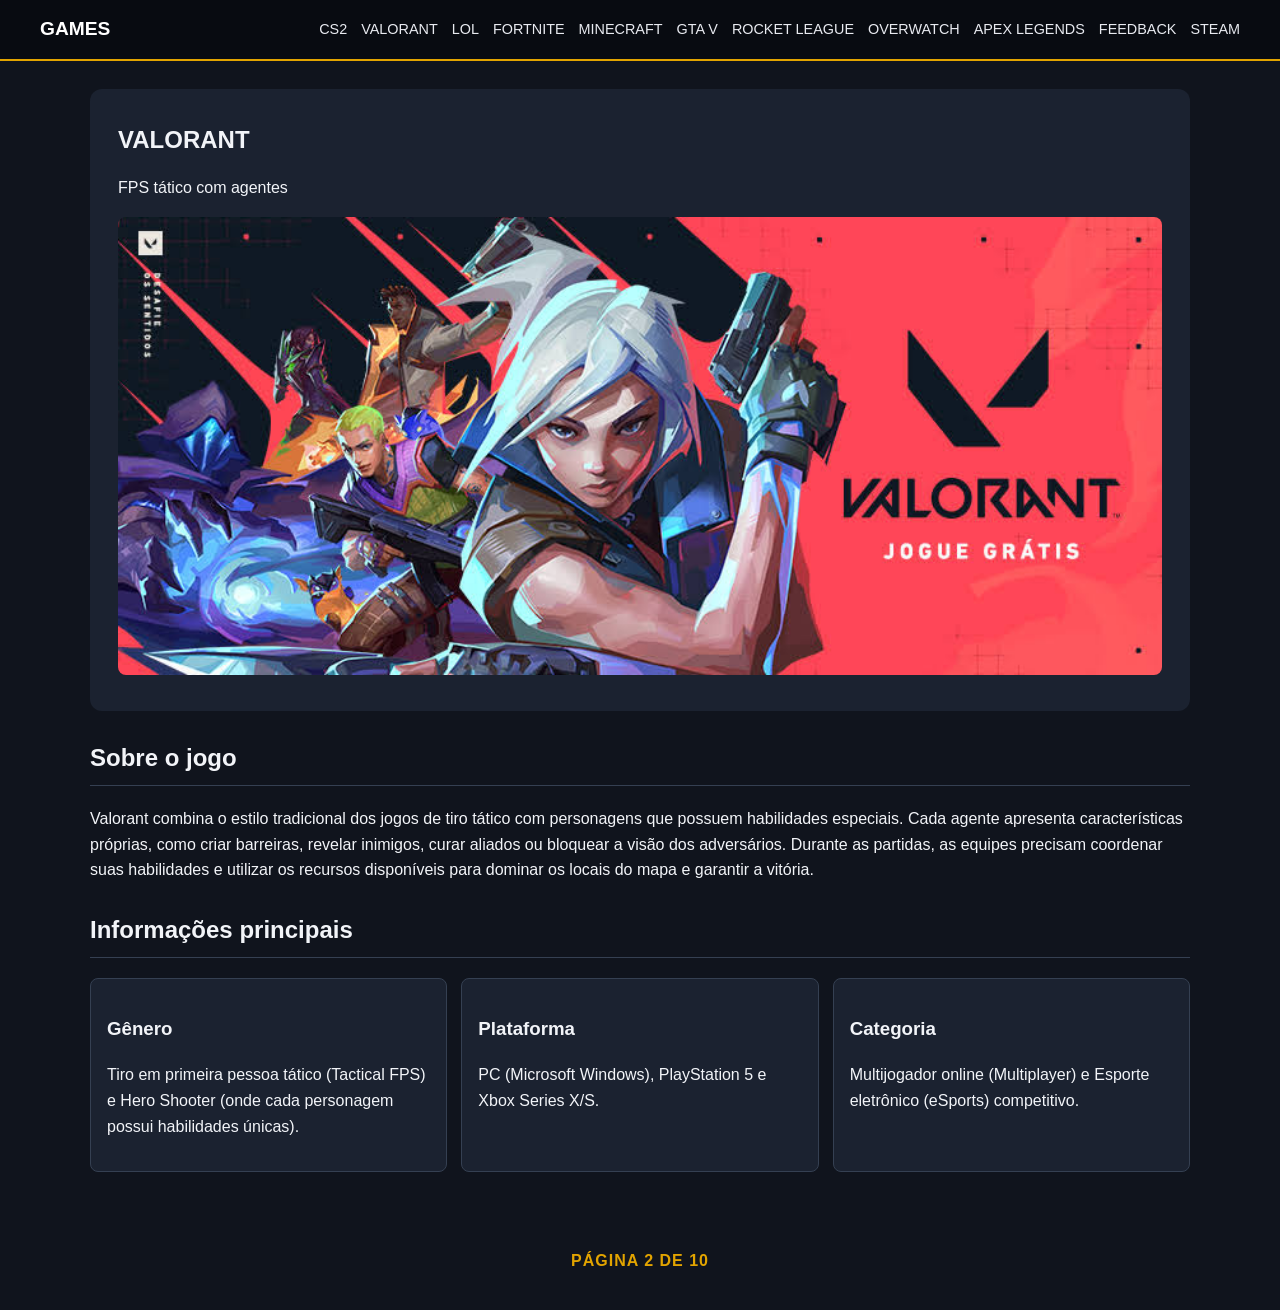
<file: valorant.html>
<!DOCTYPE html>
<html lang="pt-BR">
<head>
  <meta charset="UTF-8">
  <meta name="viewport" content="width=device-width, initial-scale=1.0">
  <title>Games | Valorant</title>
  <link rel="stylesheet" href="css/style.css">
  <link rel="icon" href="img/controle.png">
</head>
<body>
  <header class="site-header">
    <nav class="navbar" aria-label="Menu principal">
      <a class="brand" href="index.html">GAMES</a>
      <div class="nav-links">
        <a href="index.html">CS2</a>
        <a href="valorant.html">VALORANT</a>
        <a href="lol.html">LOL</a>
        <a href="fortnite.html">FORTNITE</a>
        <a href="minecraft.html">MINECRAFT</a>
        <a href="gta-v.html">GTA V</a>
        <a href="rocket-league.html">ROCKET LEAGUE</a>
        <a href="overwatch-2.html">OVERWATCH</a>
        <a href="apex-legends.html">APEX LEGENDS</a>
        <a href="feedback.html">FEEDBACK</a>
      <a href="https://store.steampowered.com/" target="_blank" rel="noopener noreferrer">STEAM</a>
      </div>
    </nav>
  </header>
<main class="container">
  <section class="hero">
    <h1>VALORANT</h1>
    <p>FPS tático com agentes</p>
    <img src="img/valorant.jpg"
     alt="Imagem ilustrativa de VALORANT"
     class="vava-img"
     style="border-radius: 8px;">
  </section>
  <section class="section">
    <h2>Sobre o jogo</h2>
    <p>Valorant combina o estilo tradicional dos jogos de tiro tático com personagens que possuem habilidades especiais. Cada agente apresenta características próprias, como criar barreiras, revelar inimigos, curar aliados ou bloquear a visão dos adversários. Durante as partidas, as equipes precisam coordenar suas habilidades e utilizar os recursos disponíveis para dominar os locais do mapa e garantir a vitória.</p>
  </section>
  <section class="section">
    <h2>Informações principais</h2>
    <div class="info-row">
      <article class="info-box"><h3>Gênero</h3><p>Tiro em primeira pessoa tático (Tactical FPS) e Hero Shooter (onde cada personagem possui habilidades únicas).</p></article>
      <article class="info-box"><h3>Plataforma</h3><p>PC (Microsoft Windows), PlayStation 5 e Xbox Series X/S.</p></article>
      <article class="info-box"><h3>Categoria</h3><p>Multijogador online (Multiplayer) e Esporte eletrônico (eSports) competitivo.</p></article>
    </div>
  </section>
</main>
  <footer class="site-footer"><p>PÁGINA 2 DE 10</p></footer>
  <script src="js/script.js"></script>
</body>
</html>
</file>
<file: css/style.css>
:root {
  --fundo: #10141d;
  --painel: #1b2230;
  --texto: #f2f4f8;
  --destaque: #e2a400;
  --borda: #354052;
}
body{
margin: 0;
font-family: Arial, Helvetica, sans-serif;
background: var(--fundo);
color: var(--texto);
line-height: 1.6;
}
a{ 
color: var(--destaque); 
}
a:hover {
color: #fff; 
}
.site-header { 
background: #080b11;
border-bottom: 2px solid var(--destaque); 
}
.navbar {
max-width: 1200px;
margin: auto;
padding: 14px 20px;
display: flex;
align-items: center;
justify-content: space-between;
gap: 18px;
}
.brand { color: #fff;
font-weight: bold; 
text-decoration: none; 
font-size: 1.2rem; 
}
.nav-links { 
display: flex; 
flex-wrap: wrap; 
gap: 8px 14px; 
}
.nav-links a { 
color: #e8eaf0; 
text-decoration: none; 
font-size: .9rem; 
}
.nav-links a:hover, .nav-links a:focus{ 
color: #e2a400;
}
.container{ 
width: min(1100px, 92%); 
margin: 28px auto; 
}
.hero {
padding: 28px; 
background: var(--painel);
border-radius: 12px;
}
.hero h1{
margin: 4px 0 10px; 
}
.hero-img {
width: 100%;
height: 400px;
object-fit: cover;
object-position: center;
border-radius: 12px;
display: block;
}
.cs-img{
width: 100%;
}
.vava-img{
width: 100%;
}
.lol-img{
width: 100%;
}
.ft-img{
  width: 100%;
}
.mine-img{
width: 100%;
}
.gta-img{
width: 100%;
}
.lol-img{
  width: 100%;
}
.rocket-img{
width: 100%;
}
.over-img{
width: 100%;
}
.apex-img{
width: 100%;
}
.feed-img{
width: 100%;
}
.section {
margin: 28px 0;
}
.section h2 { border-bottom: 1px solid var(--borda);
padding-bottom: 8px; }
.card-grid {
display: grid;
grid-template-columns: repeat(5, minmax(0, 1fr));
gap: 16px;}
.card { 
background: var(--painel);
border: 1px solid var(--borda);
border-radius: 10px;
overflow: hidden;}
.card-img { 
width: 100%;
height: 130px;
object-fit: cover;
border-radius: 8px;
}
.card-body { 
padding: 12px; }
.card-body h3 { 
font-size: 1rem;
margin: 0 0 6px;}
.card-body p {
font-size: .88rem;
}
.info-row { 
display: flex;
flex-wrap: wrap;
gap: 14px;}
.info-box { 
flex: 1 1 200px;
padding: 16px;
background: var(--painel);
border: 1px solid var(--borda);
border-radius: 8px;
}
.content-img { 
width: 100%;
max-height: 280px;
object-fit: cover;
background: #30394a;
border-radius: 8px; 
}
.table-wrap { 
overflow-x: auto;}
table { width: 100%;
border-collapse: collapse;
background: var(--painel);}
th, td { padding: 10px;
border: 1px solid var(--borda);
text-align: left;}
th { 
background: #283346;
}
video, audio { 
display: block;
max-width: 100%;
margin: 14px 0;
}
form { max-width: 600px;
display: flex;
flex-direction: column;
gap: 8px;}
input, select, textarea { width: 100%;
padding: 10px;
border: 1px solid #68758a;
border-radius: 6px;
background: #fff;
color: #151515;}
textarea { min-height: 110px;
resize: vertical; }
input:focus, select:focus, textarea:focus { 
outline: 3px solid #e2a400;
border-color: #9b6b00; 
}
input:invalid:not(:placeholder-shown), textarea:invalid:not(:placeholder-shown) {
border: 2px solid #d74747; 
}
button { width: fit-content;
padding: 10px 18px; 
border: 0; border-radius: 6px; 
background: var(--destaque); color: #171717; 
font-weight: bold; cursor: pointer; 
}
button:hover{
background: #ffd15a; 
}
.site-footer{
margin-top: 
40px; padding: 20px; 
text-align: center; 
color: var(--destaque);
font-weight: bold;
letter-spacing: 1px;
}
#contact-form {
  max-width: 600px;
  padding: 18px;
  background: var(--painel);
  border: 1px solid var(--borda);
  border-radius: 10px;
}

.vava-img {
  border-radius: 8px;
}

.nav-links .nav-link {
  padding: 4px 2px;
  color: #e8eaf0;
  text-decoration: none;
}

.nav-links .nav-link:hover,
.nav-links .nav-link:focus {
  color: var(--destaque);
}

.info-box.card {
  color: var(--texto);
  background: var(--painel);
  border-color: var(--borda);
}

.saved-messages {
  max-width: 600px;
  margin-top: 16px;
  padding-left: 24px;
}

.saved-messages li {
  margin: 6px 0;
  overflow-wrap: anywhere;
}

#form-alert {
  max-width: 600px;
}

@media (max-width: 480px) {
  .nav-links {
    gap: 5px 10px;
  }

  .nav-links .nav-link {
    font-size: .82rem;
  }
@media (max-width: 800px) {
.navbar { align-items: flex-start; flex-direction: column; }
.card-grid { grid-template-columns: repeat(2, minmax(0, 1fr)); }
}
@media (max-width: 480px) {
.card-grid { grid-template-columns: 1fr; }
.hero { padding: 18px; }
}
}
</file>
